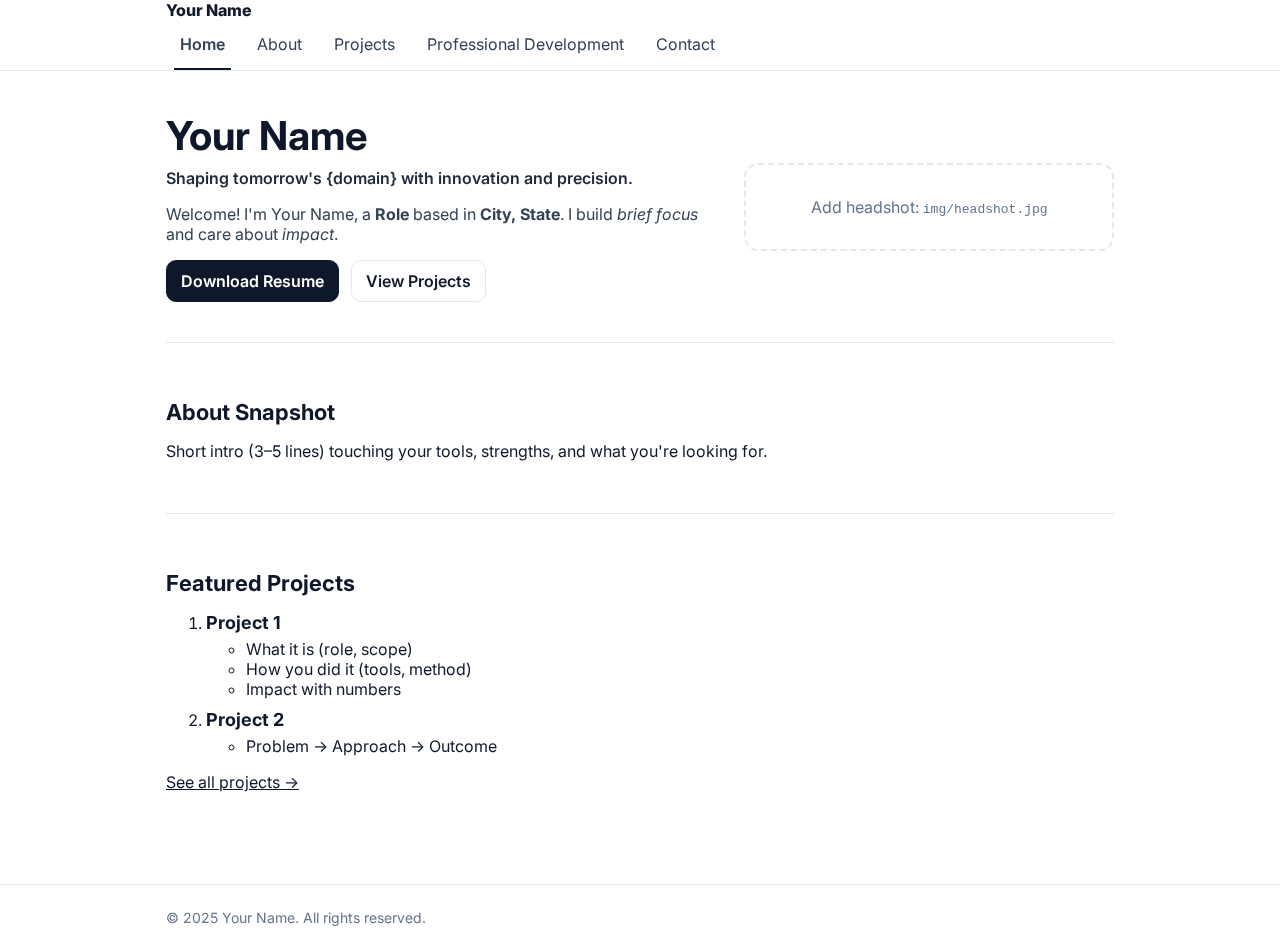
<file: index.html>
<!DOCTYPE html>
<html lang="en">
<head>
  <meta charset="utf-8" />
  <meta name="viewport" content="width=device-width, initial-scale=1" />
  <title>Your Name — Portfolio</title>
  <meta name="description" content="Portfolio website: Home" />
  <link rel="preconnect" href="https://fonts.googleapis.com">
  <link rel="preconnect" href="https://fonts.gstatic.com" crossorigin>
  <link href="https://fonts.googleapis.com/css2?family=Inter:wght@400;600;800&display=swap" rel="stylesheet">
  <link rel="stylesheet" href="style.css" />
</head>
<body>
<header class="site-header">
  <nav class="container">
    <a class="brand" href="index.html">Your Name</a>
    <div class="nav-links">
      <a href="index.html">Home</a>
      <a href="about.html">About</a>
      <a href="projects.html">Projects</a>
      <a href="professional.html">Professional Development</a>
      <a href="contact.html">Contact</a>
    </div>
  </nav>
</header>
<main class="container">

<section class="hero">
  <div class="hero-text">
    <h1>Your Name</h1>
    <p class="tagline">Shaping tomorrow's {domain} with innovation and precision.</p>
    <p class="lead">
      Welcome! I'm Your Name, a <strong>Role</strong> based in <strong>City, State</strong>.
      I build <em>brief focus</em> and care about <em>impact</em>.
    </p>
    <div class="cta-row">
      <a class="btn primary" href="resume.pdf" download>Download Resume</a>
      <a class="btn" href="projects.html">View Projects</a>
    </div>
  </div>
  <div class="hero-media">
    <div class="placeholder">Add headshot: <code>img/headshot.jpg</code></div>
  </div>
</section>

<section class="section">
  <h2>About Snapshot</h2>
  <p>Short intro (3–5 lines) touching your tools, strengths, and what you're looking for.</p>
</section>

<section class="section">
  <h2>Featured Projects</h2>
  <ol class="project-list">
    <li>
      <h3>Project 1</h3>
      <ul>
        <li>What it is (role, scope)</li>
        <li>How you did it (tools, method)</li>
        <li>Impact with numbers</li>
      </ul>
    </li>
    <li>
      <h3>Project 2</h3>
      <ul>
        <li>Problem → Approach → Outcome</li>
      </ul>
    </li>
  </ol>
  <p><a class="inline-link" href="projects.html">See all projects →</a></p>
</section>

</main>
<footer class="site-footer">
  <div class="container">© 2025 Your Name. All rights reserved.</div>
</footer>
<script>
  // highlight active nav link
  (function(){ 
    const path = location.pathname.split('/').pop() || 'index.html';
    document.querySelectorAll('.nav-links a').forEach(a => {
      if (a.getAttribute('href') === path) a.classList.add('active');
    });
  })();
</script>
</body>
</html>
</file>
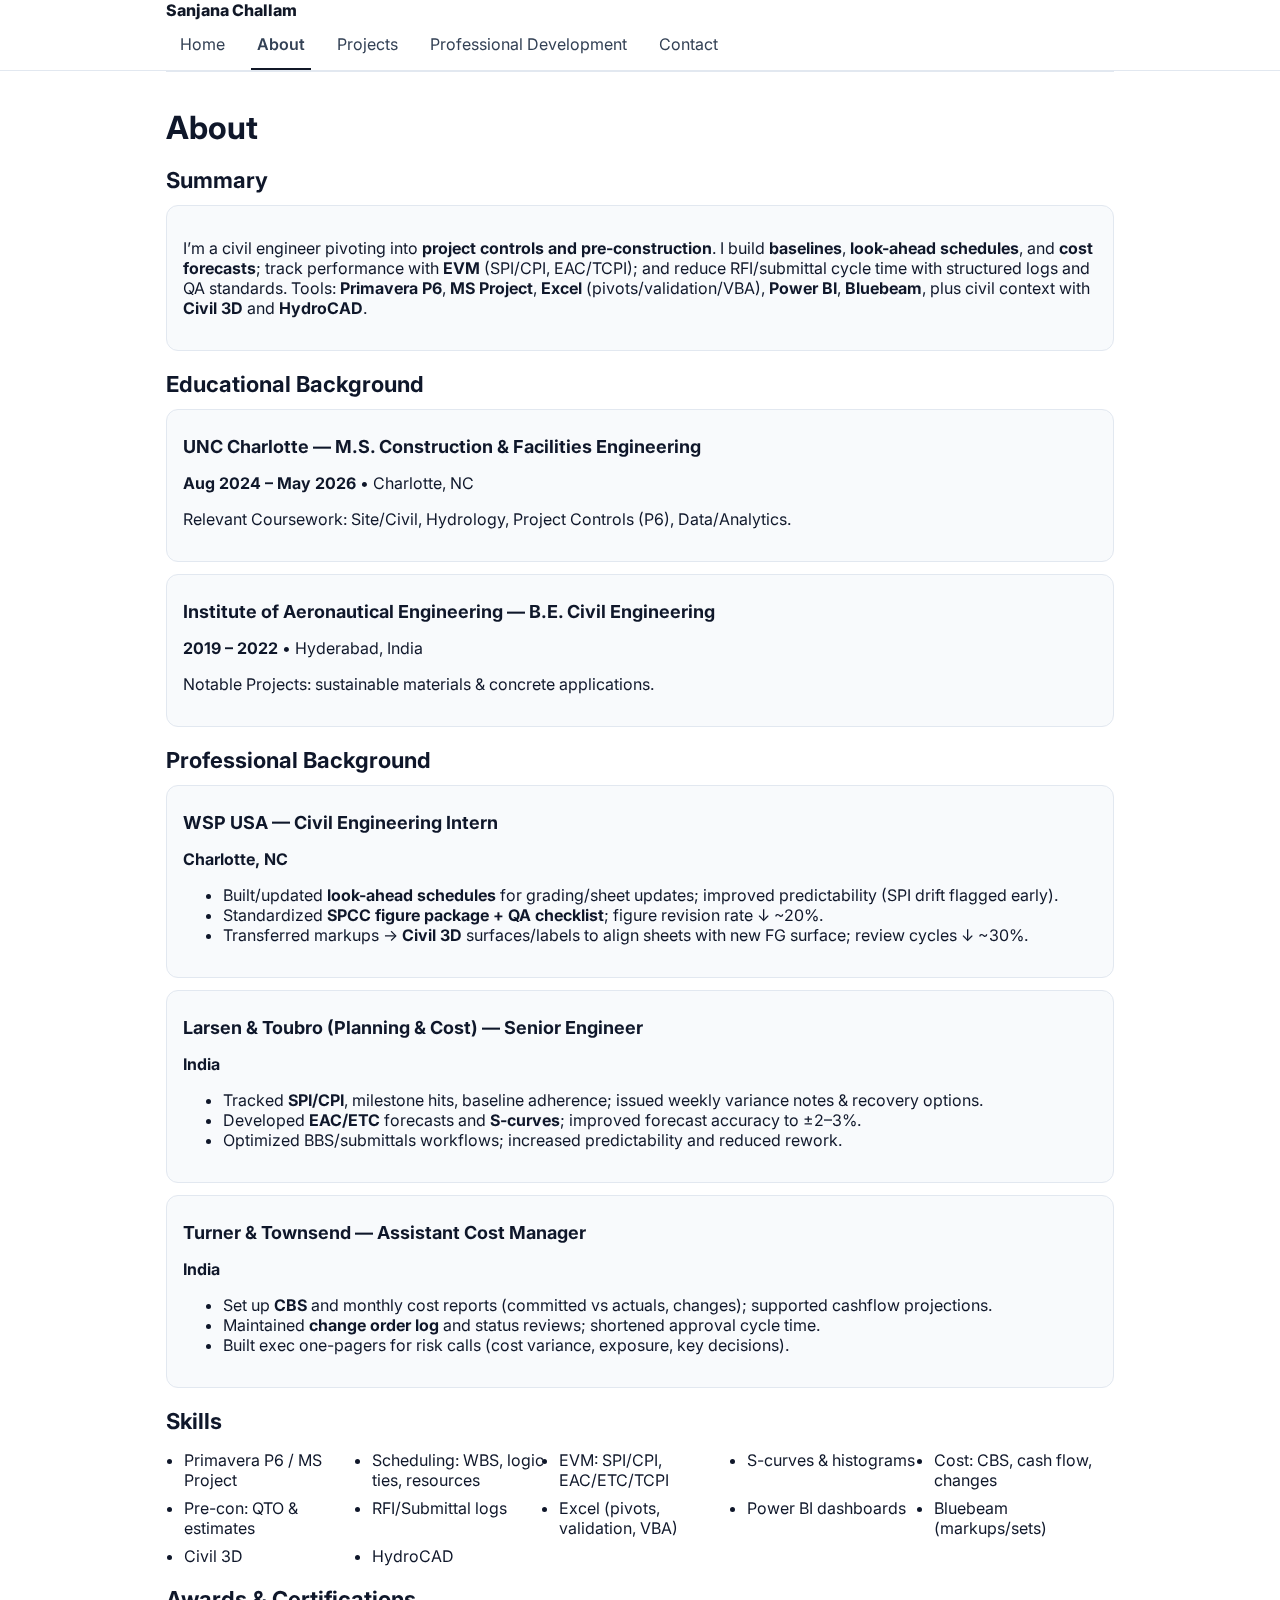
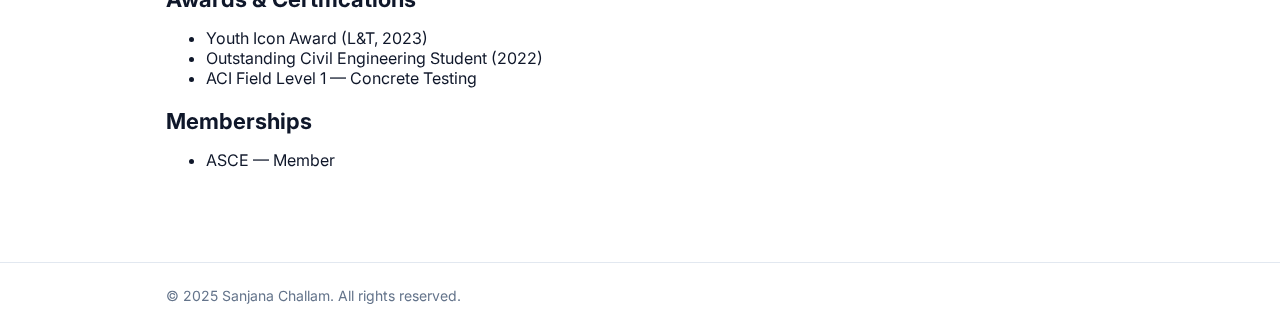
<file: about.html>
<!DOCTYPE html>
<html lang="en">
<head>
  <meta charset="utf-8" />
  <meta name="viewport" content="width=device-width, initial-scale=1" />
  <title>About — Sanjana Challam | Project Controls & Pre-Construction (Civil)</title>
  <meta name="description" content="Sanjana Challam — civil engineer focused on project controls and pre-construction. Builds baselines, look-ahead schedules, cost forecasts, EVM dashboards (SPI/CPI, EAC/TCPI), and improves RFI/submittal turnaround with clean logs and standards." />
  <link rel="preconnect" href="https://fonts.googleapis.com">
  <link rel="preconnect" href="https://fonts.gstatic.com" crossorigin>
  <link href="https://fonts.googleapis.com/css2?family=Inter:wght@400;600;800&display=swap" rel="stylesheet">
  <link rel="stylesheet" href="style.css" />
</head>
<body>
<header class="site-header">
  <nav class="container">
    <a class="brand" href="index.html">Sanjana Challam</a>
    <div class="nav-links">
      <a href="index.html">Home</a>
      <a href="about.html">About</a>
      <a href="projects.html">Projects</a>
      <a href="professional.html">Professional Development</a>
      <a href="contact.html">Contact</a>
    </div>
  </nav>
</header>
<main class="container">

<section class="section">
  <h1>About</h1>

  <h2>Summary</h2>
  <article class="card">
    <p>
      I’m a civil engineer pivoting into <strong>project controls and pre-construction</strong>. I build
      <strong>baselines</strong>, <strong>look-ahead schedules</strong>, and <strong>cost forecasts</strong>; track performance with
      <strong>EVM</strong> (SPI/CPI, EAC/TCPI); and reduce RFI/submittal cycle time with structured logs and QA standards.
      Tools: <strong>Primavera P6</strong>, <strong>MS Project</strong>, <strong>Excel</strong> (pivots/validation/VBA), <strong>Power BI</strong>, <strong>Bluebeam</strong>, plus civil context with
      <strong>Civil 3D</strong> and <strong>HydroCAD</strong>.
    </p>
  </article>

  <h2>Educational Background</h2>
  <article class="card">
    <h3>UNC Charlotte — M.S. Construction & Facilities Engineering</h3>
    <p><strong>Aug 2024 – May 2026</strong> • Charlotte, NC</p>
    <p>Relevant Coursework: Site/Civil, Hydrology, Project Controls (P6), Data/Analytics.</p>
  </article>
  <article class="card">
    <h3>Institute of Aeronautical Engineering — B.E. Civil Engineering</h3>
    <p><strong>2019 – 2022</strong> • Hyderabad, India</p>
    <p>Notable Projects: sustainable materials & concrete applications.</p>
  </article>

  <h2>Professional Background</h2>
  <article class="card">
    <h3>WSP USA — Civil Engineering Intern</h3>
    <p><strong>Charlotte, NC</strong></p>
    <ul>
      <li>Built/updated <strong>look-ahead schedules</strong> for grading/sheet updates; improved predictability (SPI drift flagged early).</li>
      <li>Standardized <strong>SPCC figure package + QA checklist</strong>; figure revision rate ↓ ~20%.</li>
      <li>Transferred markups → <strong>Civil 3D</strong> surfaces/labels to align sheets with new FG surface; review cycles ↓ ~30%.</li>
    </ul>
  </article>
  <article class="card">
    <h3>Larsen & Toubro (Planning & Cost) — Senior Engineer</h3>
    <p><strong>India</strong></p>
    <ul>
      <li>Tracked <strong>SPI/CPI</strong>, milestone hits, baseline adherence; issued weekly variance notes & recovery options.</li>
      <li>Developed <strong>EAC/ETC</strong> forecasts and <strong>S-curves</strong>; improved forecast accuracy to ±2–3%.</li>
      <li>Optimized BBS/submittals workflows; increased predictability and reduced rework.</li>
    </ul>
  </article>
  <article class="card">
    <h3>Turner & Townsend — Assistant Cost Manager</h3>
    <p><strong>India</strong></p>
    <ul>
      <li>Set up <strong>CBS</strong> and monthly cost reports (committed vs actuals, changes); supported cashflow projections.</li>
      <li>Maintained <strong>change order log</strong> and status reviews; shortened approval cycle time.</li>
      <li>Built exec one-pagers for risk calls (cost variance, exposure, key decisions).</li>
    </ul>
  </article>

  <h2>Skills</h2>
  <ul class="cols">
    <li>Primavera P6 / MS Project</li>
    <li>Scheduling: WBS, logic ties, resources</li>
    <li>EVM: SPI/CPI, EAC/ETC/TCPI</li>
    <li>S-curves & histograms</li>
    <li>Cost: CBS, cash flow, changes</li>
    <li>Pre-con: QTO & estimates</li>
    <li>RFI/Submittal logs</li>
    <li>Excel (pivots, validation, VBA)</li>
    <li>Power BI dashboards</li>
    <li>Bluebeam (markups/sets)</li>
    <li>Civil 3D</li>
    <li>HydroCAD</li>
  </ul>

  <h2>Awards & Certifications</h2>
  <ul>
    <li>Youth Icon Award (L&T, 2023)</li>
    <li>Outstanding Civil Engineering Student (2022)</li>
    <li>ACI Field Level 1 — Concrete Testing</li>
  </ul>

  <h2>Memberships</h2>
  <ul>
    <li>ASCE — Member</li>
  </ul>
</section>

</main>
<footer class="site-footer">
  <div class="container">© 2025 Sanjana Challam. All rights reserved.</div>
</footer>
<script>
  // highlight active nav link
  (function(){
    const path = location.pathname.split('/').pop() || 'index.html';
    document.querySelectorAll('.nav-links a').forEach(a => {
      if (a.getAttribute('href') === path) a.classList.add('active');
    });
  })();
</script>
</body>
</html>
</file>
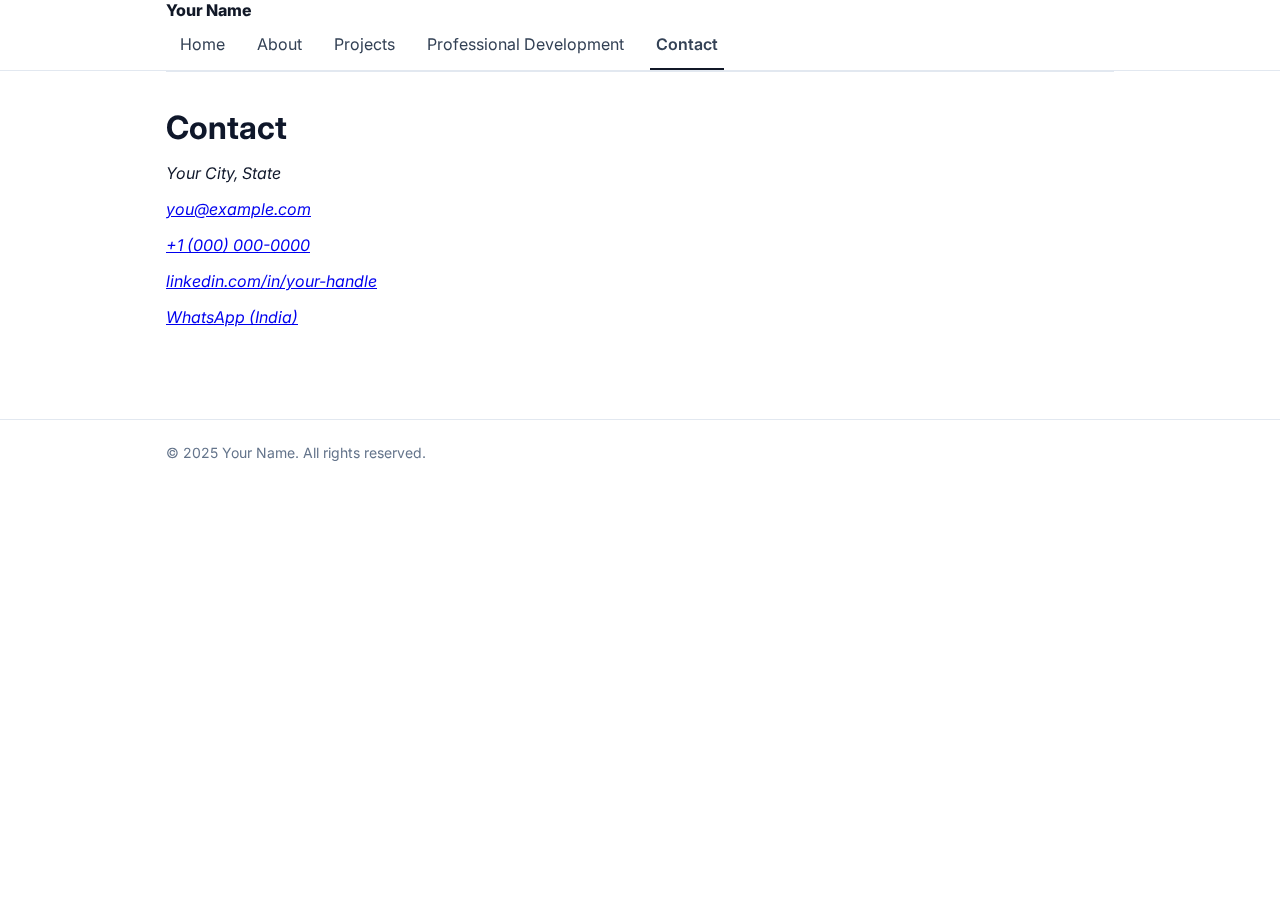
<file: contact.html>
<!DOCTYPE html>
<html lang="en">
<head>
  <meta charset="utf-8" />
  <meta name="viewport" content="width=device-width, initial-scale=1" />
  <title>Contact — Your Name</title>
  <meta name="description" content="Portfolio website: Contact" />
  <link rel="preconnect" href="https://fonts.googleapis.com">
  <link rel="preconnect" href="https://fonts.gstatic.com" crossorigin>
  <link href="https://fonts.googleapis.com/css2?family=Inter:wght@400;600;800&display=swap" rel="stylesheet">
  <link rel="stylesheet" href="style.css" />
</head>
<body>
<header class="site-header">
  <nav class="container">
    <a class="brand" href="index.html">Your Name</a>
    <div class="nav-links">
      <a href="index.html">Home</a>
      <a href="about.html">About</a>
      <a href="projects.html">Projects</a>
      <a href="professional.html">Professional Development</a>
      <a href="contact.html">Contact</a>
    </div>
  </nav>
</header>
<main class="container">

<section class="section">
  <h1>Contact</h1>
  <address>
    <p>Your City, State</p>
    <p><a href="mailto:you@example.com">you@example.com</a></p>
    <p><a href="tel:+10000000000">+1 (000) 000-0000</a></p>
    <p><a href="https://www.linkedin.com/" target="_blank" rel="noopener">linkedin.com/in/your-handle</a></p>
    <p><a href="https://wa.me/911234567890" target="_blank" rel="noopener">WhatsApp (India)</a></p>
  </address>
</section>

</main>
<footer class="site-footer">
  <div class="container">© 2025 Your Name. All rights reserved.</div>
</footer>
<script>
  // highlight active nav link
  (function(){ 
    const path = location.pathname.split('/').pop() || 'index.html';
    document.querySelectorAll('.nav-links a').forEach(a => {
      if (a.getAttribute('href') === path) a.classList.add('active');
    });
  })();
</script>
</body>
</html>
</file>
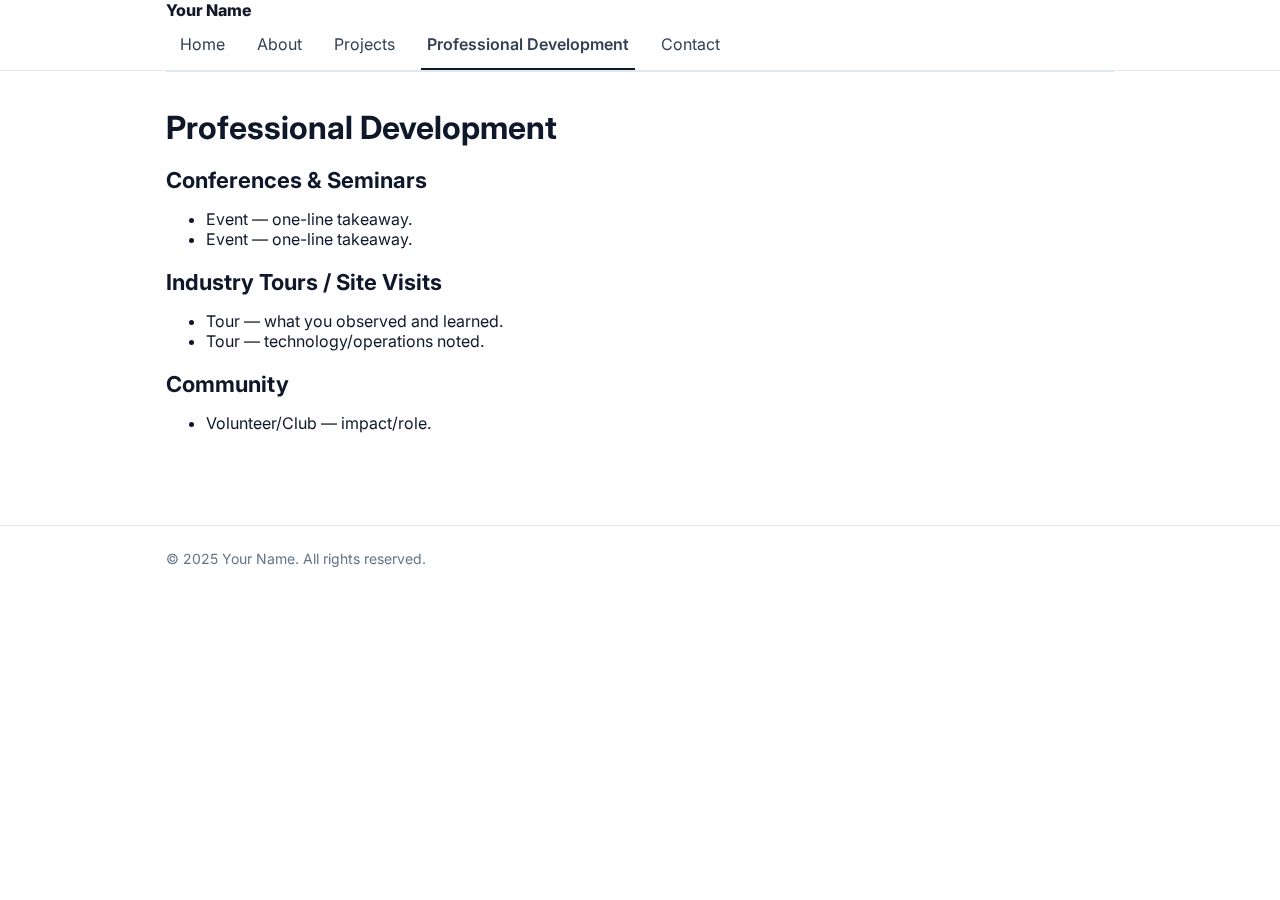
<file: professional.html>
<!DOCTYPE html>
<html lang="en">
<head>
  <meta charset="utf-8" />
  <meta name="viewport" content="width=device-width, initial-scale=1" />
  <title>Professional Development — Your Name</title>
  <meta name="description" content="Portfolio website: Professional development" />
  <link rel="preconnect" href="https://fonts.googleapis.com">
  <link rel="preconnect" href="https://fonts.gstatic.com" crossorigin>
  <link href="https://fonts.googleapis.com/css2?family=Inter:wght@400;600;800&display=swap" rel="stylesheet">
  <link rel="stylesheet" href="style.css" />
</head>
<body>
<header class="site-header">
  <nav class="container">
    <a class="brand" href="index.html">Your Name</a>
    <div class="nav-links">
      <a href="index.html">Home</a>
      <a href="about.html">About</a>
      <a href="projects.html">Projects</a>
      <a href="professional.html">Professional Development</a>
      <a href="contact.html">Contact</a>
    </div>
  </nav>
</header>
<main class="container">

<section class="section">
  <h1>Professional Development</h1>

  <h2>Conferences & Seminars</h2>
  <ul>
    <li>Event — one-line takeaway.</li>
    <li>Event — one-line takeaway.</li>
  </ul>

  <h2>Industry Tours / Site Visits</h2>
  <ul>
    <li>Tour — what you observed and learned.</li>
    <li>Tour — technology/operations noted.</li>
  </ul>

  <h2>Community</h2>
  <ul>
    <li>Volunteer/Club — impact/role.</li>
  </ul>
</section>

</main>
<footer class="site-footer">
  <div class="container">© 2025 Your Name. All rights reserved.</div>
</footer>
<script>
  // highlight active nav link
  (function(){ 
    const path = location.pathname.split('/').pop() || 'index.html';
    document.querySelectorAll('.nav-links a').forEach(a => {
      if (a.getAttribute('href') === path) a.classList.add('active');
    });
  })();
</script>
</body>
</html>
</file>
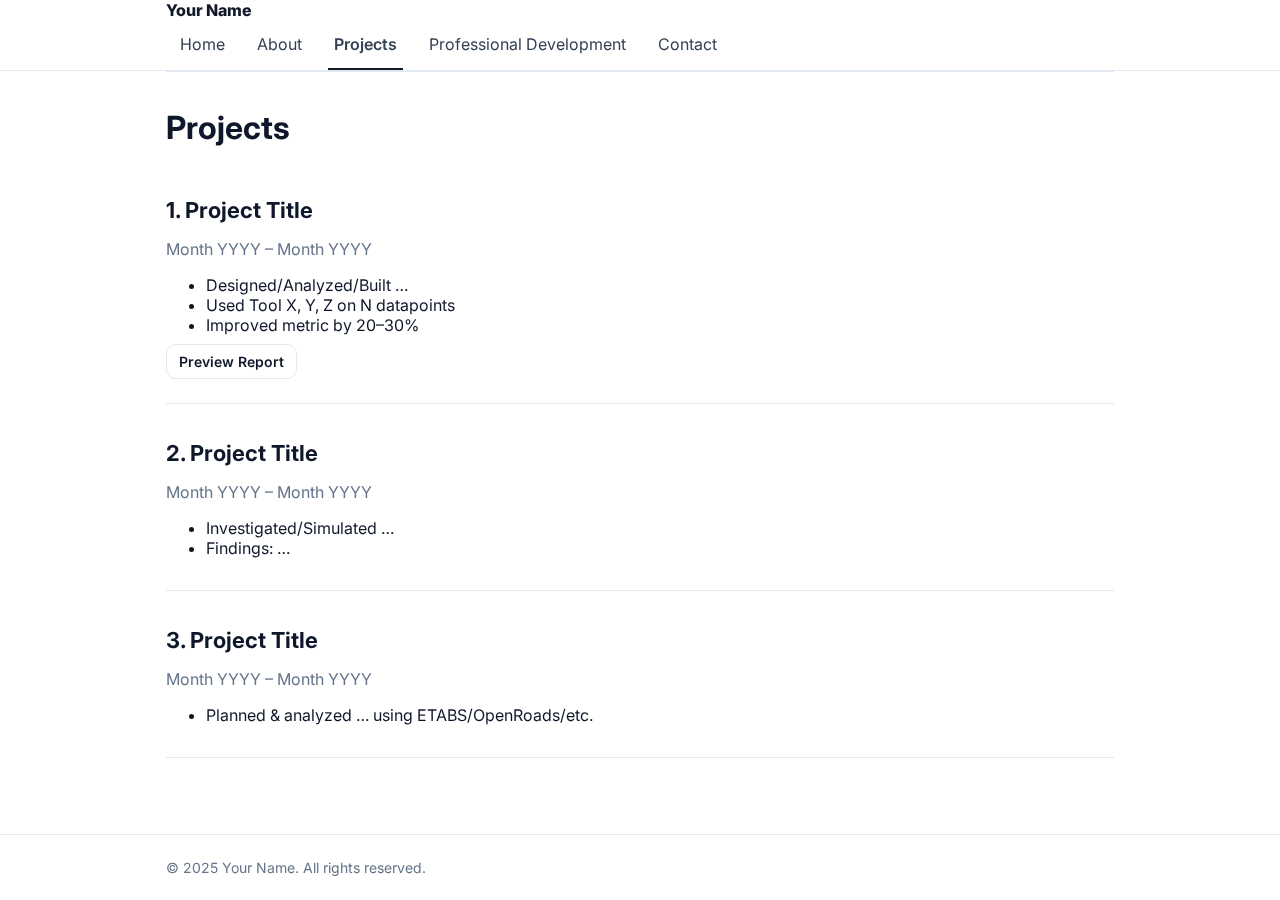
<file: projects.html>
<!DOCTYPE html>
<html lang="en">
<head>
  <meta charset="utf-8" />
  <meta name="viewport" content="width=device-width, initial-scale=1" />
  <title>Projects — Your Name</title>
  <meta name="description" content="Portfolio website: Projects" />
  <link rel="preconnect" href="https://fonts.googleapis.com">
  <link rel="preconnect" href="https://fonts.gstatic.com" crossorigin>
  <link href="https://fonts.googleapis.com/css2?family=Inter:wght@400;600;800&display=swap" rel="stylesheet">
  <link rel="stylesheet" href="style.css" />
</head>
<body>
<header class="site-header">
  <nav class="container">
    <a class="brand" href="index.html">Your Name</a>
    <div class="nav-links">
      <a href="index.html">Home</a>
      <a href="about.html">About</a>
      <a href="projects.html">Projects</a>
      <a href="professional.html">Professional Development</a>
      <a href="contact.html">Contact</a>
    </div>
  </nav>
</header>
<main class="container">

<section class="section">
  <h1>Projects</h1>

  <article class="project">
    <h2>1. Project Title</h2>
    <p class="muted">Month YYYY – Month YYYY</p>
    <ul>
      <li>Designed/Analyzed/Built …</li>
      <li>Used Tool X, Y, Z on N datapoints</li>
      <li>Improved metric by 20–30%</li>
    </ul>
    <p><a class="btn small" href="#" target="_blank" rel="noopener">Preview Report</a></p>
  </article>

  <article class="project">
    <h2>2. Project Title</h2>
    <p class="muted">Month YYYY – Month YYYY</p>
    <ul>
      <li>Investigated/Simulated …</li>
      <li>Findings: …</li>
    </ul>
  </article>

  <article class="project">
    <h2>3. Project Title</h2>
    <p class="muted">Month YYYY – Month YYYY</p>
    <ul>
      <li>Planned & analyzed … using ETABS/OpenRoads/etc.</li>
    </ul>
  </article>

</section>

</main>
<footer class="site-footer">
  <div class="container">© 2025 Your Name. All rights reserved.</div>
</footer>
<script>
  // highlight active nav link
  (function(){ 
    const path = location.pathname.split('/').pop() || 'index.html';
    document.querySelectorAll('.nav-links a').forEach(a => {
      if (a.getAttribute('href') === path) a.classList.add('active');
    });
  })();
</script>
</body>
</html>
</file>
<file: style.css>
:root{
  --fg:#0f172a; --muted:#64748b; --bg:#ffffff; --line:#e2e8f0; --brand:#111827;
}
*{box-sizing:border-box}
html,body{margin:0;padding:0;font-family:'Inter',system-ui,-apple-system,Segoe UI,Roboto,Arial,sans-serif;color:var(--fg);background:var(--bg);}
.container{max-width:980px;margin:0 auto;padding:0 16px;}
.site-header{position:sticky;top:0;background:rgba(255,255,255,.85);backdrop-filter:saturate(160%) blur(8px);border-bottom:1px solid var(--line);}
.site-header .brand{font-weight:800;margin-right:16px;text-decoration:none;color:var(--brand);}
.nav-links a{margin:0 8px;padding:14px 6px;display:inline-block;text-decoration:none;color:#334155;border-bottom:2px solid transparent;}
.nav-links a:hover{border-bottom-color:#94a3b8}
.nav-links a.active{font-weight:600;border-bottom-color:var(--brand);}
.site-footer{border-top:1px solid var(--line);padding:24px 0;margin-top:40px;color:var(--muted);font-size:14px;}
.hero{display:grid;grid-template-columns:1.2fr .8fr;gap:24px;align-items:center;padding:40px 0;}
.hero h1{font-size:40px;margin:0 0 8px 0;}
.tagline{font-weight:600;color:#1f2937;margin:0 0 12px 0;}
.lead{color:#334155}
.placeholder{border:2px dashed var(--line);border-radius:14px;padding:32px;text-align:center;color:var(--muted);}
.cta-row{display:flex;gap:12px;margin:16px 0 0}
.btn{border:1px solid var(--line);padding:10px 14px;border-radius:10px;text-decoration:none;color:var(--fg);font-weight:600;}
.btn.primary{background:#0f172a;color:#fff;border-color:#0f172a;}
.btn.small{font-size:14px;padding:8px 12px}
.section{padding:36px 0;border-top:1px solid var(--line);}
.section h1{font-size:32px;margin:0 0 14px 0;}
.section h2{font-size:22px;margin:20px 0 8px 0;}
.section h3{font-size:18px;margin:10px 0 6px 0;}
.card{border:1px solid var(--line);padding:16px;border-radius:12px;background:#f8fafc;margin:12px 0;}
.cols{display:grid;grid-template-columns:repeat(auto-fit,minmax(160px,1fr));gap:8px;padding-left:18px}
.project{border-bottom:1px solid var(--line);padding:16px 0;}
.muted{color:var(--muted);}
.inline-link{color:#0f172a;text-decoration:underline;}
@media(max-width:800px){
  .hero{grid-template-columns:1fr;gap:12px}
}
</file>
